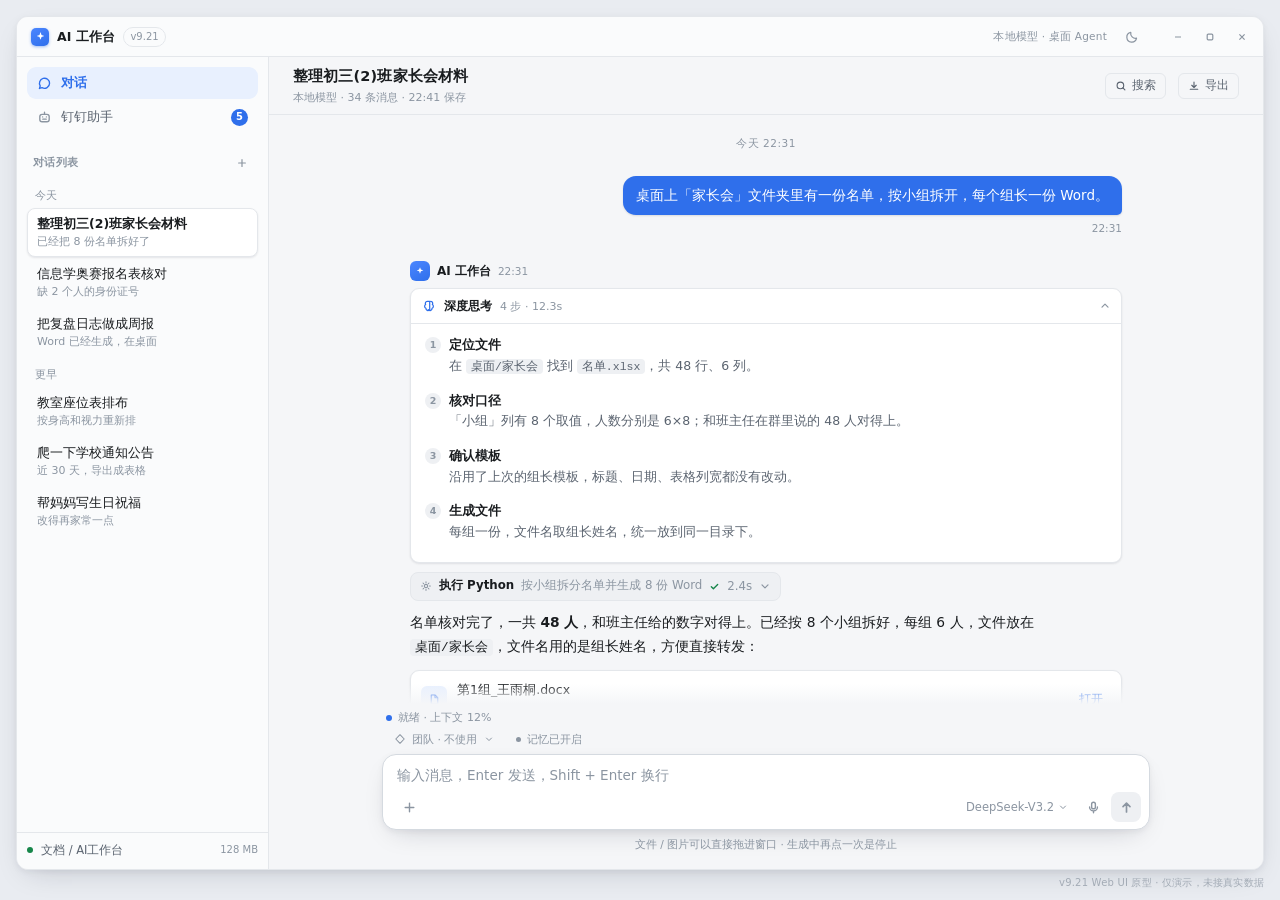
<file: docs/ui/mockup-v921.html>
<!DOCTYPE html>
<html lang="zh-CN" data-theme="light">
<head>
<meta charset="utf-8">
<meta name="viewport" content="width=device-width,initial-scale=1">
<title>AI 工作台 · v9.21 界面原型</title>
<script>
  /* 首屏前定主题，避免闪白：默认跟随系统 */
  (function () {
    var dark = window.matchMedia && window.matchMedia('(prefers-color-scheme: dark)').matches;
    document.documentElement.dataset.theme = dark ? 'dark' : 'light';
  })();
</script>
<style>
/* ============================================================
   1. tokens —— 只在这里改颜色
   ============================================================ */
:root{
  --font: "Microsoft YaHei UI","Microsoft YaHei","Segoe UI",system-ui,sans-serif;
  --mono: "Cascadia Mono","Consolas","Courier New",monospace;

  --bg:#f5f6f8;
  --surface:#ffffff;
  --surface-2:#eef0f3;
  --sidebar:#fafbfc;
  --border:#e4e7eb;
  --border-strong:#d5dae0;

  --text:#191c1f;
  --text-2:#5b6470;
  --text-3:#8b95a1;

  --accent:#2f6feb;
  --accent-hover:#255ed1;
  --accent-weak:#e8f0fe;
  --accent-ring:rgba(47,111,235,.16);
  --user:#2f6feb;

  --ok:#17864a;
  --warn:#b4741a;
  --danger:#d13b3b;
  --danger-weak:#fdecec;

  --shadow-1:0 1px 2px rgba(16,24,40,.06), 0 1px 3px rgba(16,24,40,.04);
  --shadow-2:0 10px 28px -12px rgba(16,24,40,.22), 0 2px 6px rgba(16,24,40,.05);

  --scroll:#cfd5dc;
  --row-hover:#f2f5f9;
  --desk:#e9ecf1;
  --code-bg:#f7f8fa;

  --r-sm:6px;
  --r-md:9px;
  --r-lg:14px;

  color-scheme: light;
}

html[data-theme="dark"]{
  --bg:#16181c;
  --surface:#1f2329;
  --surface-2:#262b32;
  --sidebar:#1a1d22;
  --border:#2b3138;
  --border-strong:#3a414a;

  --text:#e7ebf0;
  --text-2:#a3adb9;
  --text-3:#77818d;

  --accent:#5b8ef7;
  --accent-hover:#6f9cff;
  --accent-weak:rgba(91,142,247,.14);
  --accent-ring:rgba(91,142,247,.22);
  --user:#3468cf;

  --ok:#3fb950;
  --warn:#d29922;
  --danger:#f85149;
  --danger-weak:rgba(248,81,73,.12);

  --shadow-1:0 1px 2px rgba(0,0,0,.45);
  --shadow-2:0 12px 32px -14px rgba(0,0,0,.7), 0 2px 8px rgba(0,0,0,.35);

  --scroll:#3a414a;
  --row-hover:#232830;
  --desk:#0d0f12;
  --code-bg:#171a1f;

  color-scheme: dark;
}

/* ============================================================
   2. base
   ============================================================ */
*,*::before,*::after{box-sizing:border-box;}
html,body{height:100%;}
body{
  margin:0;
  font-family:var(--font);
  font-size:13.5px;
  line-height:1.6;
  color:var(--text);
  background:var(--desk);
  overflow:hidden;
}
[hidden]{display:none !important;}
button{font-family:inherit;font-size:inherit;color:inherit;background:none;border:none;padding:0;cursor:pointer;}
input,textarea,select{font-family:inherit;font-size:inherit;color:inherit;}
p{margin:0 0 10px;}
p:last-child{margin-bottom:0;}
code{font-family:var(--mono);font-size:.92em;background:var(--surface-2);padding:1px 5px;border-radius:4px;white-space:nowrap;}
b,strong{font-weight:600;}

::-webkit-scrollbar{width:10px;height:10px;}
::-webkit-scrollbar-track{background:transparent;}
::-webkit-scrollbar-thumb{
  background:var(--scroll);
  border:3px solid transparent;
  background-clip:padding-box;
  border-radius:8px;
}
::-webkit-scrollbar-thumb:hover{background:var(--border-strong);background-clip:padding-box;}

body,.app,.sidebar,.titlebar,.composer,.im-col,.im-row,.form-card{
  transition:background-color .18s ease, border-color .18s ease, color .18s ease;
}

/* ============================================================
   3. 窗口
   ============================================================ */
.stage{
  height:100%;
  padding:16px 16px 30px;
  display:flex;
  align-items:center;
  justify-content:center;
}
.app{
  width:min(1320px,100%);
  height:min(860px,100%);
  min-height:0;
  display:flex;
  flex-direction:column;
  background:var(--bg);
  border:1px solid var(--border);
  border-radius:12px;
  overflow:hidden;
  box-shadow:var(--shadow-2);
}

/* —— 标题条 —— */
.titlebar{
  flex:0 0 40px;
  display:flex;
  align-items:center;
  gap:10px;
  padding:0 6px 0 14px;
  background:var(--sidebar);
  border-bottom:1px solid var(--border);
}
.brand{display:flex;align-items:center;gap:8px;}
.brand-mark{
  width:18px;height:18px;border-radius:5px;
  display:grid;place-items:center;
  background:linear-gradient(150deg,#4b86ff,#2f6feb);
  color:#fff;
  box-shadow:0 1px 3px rgba(47,111,235,.45);
}
.brand-name{font-size:12.5px;font-weight:600;letter-spacing:.01em;}
.brand-ver{
  font-size:10px;color:var(--text-3);
  padding:1px 6px;border:1px solid var(--border);border-radius:999px;
}
.tb-spacer{flex:1;}
.tb-note{font-size:10.5px;color:var(--text-3);letter-spacing:.02em;}
.win-btns{display:flex;align-items:center;gap:2px;margin-left:6px;}
.win-btn{
  width:30px;height:24px;border-radius:5px;
  display:grid;place-items:center;color:var(--text-3);
}
.win-btn:hover{background:var(--surface-2);color:var(--text);}
.win-btn.is-close:hover{background:#e5484d;color:#fff;}

/* —— 三栏骨架 —— */
.shell{flex:1;min-height:0;display:flex;}
.sidebar{
  flex:0 0 252px;
  min-height:0;
  display:flex;
  flex-direction:column;
  background:var(--sidebar);
  border-right:1px solid var(--border);
}

/* ============================================================
   4. 侧栏
   ============================================================ */
.nav{padding:10px 10px 4px;display:flex;flex-direction:column;gap:2px;}
.nav-item{
  height:32px;
  display:flex;align-items:center;gap:9px;
  padding:0 10px;
  border-radius:var(--r-md);
  color:var(--text-2);
  font-size:13px;
}
.nav-item svg{color:var(--text-3);flex:0 0 auto;}
.nav-item:hover{background:var(--surface-2);color:var(--text);}
.nav-item.is-active{background:var(--accent-weak);color:var(--accent);font-weight:600;}
.nav-item.is-active svg{color:var(--accent);}
.nav-badge{
  margin-left:auto;min-width:17px;height:17px;padding:0 5px;
  display:grid;place-items:center;
  font-size:10px;font-weight:600;line-height:1;
  color:#fff;background:var(--accent);border-radius:999px;
}

.side-sec{
  flex:1;min-height:0;
  display:flex;flex-direction:column;
  padding:6px 8px 0;
}
.side-head{
  display:flex;align-items:center;
  padding:10px 8px 6px;
  font-size:11px;font-weight:600;color:var(--text-3);
  letter-spacing:.04em;
}
.side-head .spacer{flex:1;}
.side-add{
  width:20px;height:20px;border-radius:5px;
  display:grid;place-items:center;color:var(--text-3);
}
.side-add:hover{background:var(--surface-2);color:var(--text);}

.conv-list{flex:1;min-height:0;overflow-y:auto;padding:0 2px 8px;}
.conv-group{
  padding:8px 8px 4px;
  font-size:10.5px;color:var(--text-3);letter-spacing:.03em;
}
.conv{
  width:100%;display:block;text-align:left;
  padding:7px 9px;border-radius:8px;
  border:1px solid transparent;
  margin-bottom:1px;
}
.conv:hover{background:var(--surface-2);}
.conv.is-active{
  background:var(--surface);
  border-color:var(--border);
  box-shadow:var(--shadow-1);
}
.conv-title{
  display:block;font-size:12.5px;color:var(--text);
  white-space:nowrap;overflow:hidden;text-overflow:ellipsis;
}
.conv.is-active .conv-title{font-weight:600;}
.conv-preview{
  display:block;margin-top:1px;
  font-size:11px;color:var(--text-3);
  white-space:nowrap;overflow:hidden;text-overflow:ellipsis;
}

.side-foot{
  flex:0 0 auto;
  padding:8px 10px 10px;
  border-top:1px solid var(--border);
  display:flex;align-items:center;gap:8px;
}
.ws-dot{width:6px;height:6px;border-radius:50%;background:var(--ok);flex:0 0 auto;}
.ws-name{font-size:11.5px;color:var(--text-2);white-space:nowrap;overflow:hidden;text-overflow:ellipsis;}
.ws-size{margin-left:auto;font-size:10px;color:var(--text-3);}

/* ============================================================
   5. 主区域 / 对话页
   ============================================================ */
.main{flex:1;min-width:0;min-height:0;display:flex;background:var(--bg);}
.page{flex:1;min-height:0;display:flex;flex-direction:column;}

.page-head{
  flex:0 0 auto;
  height:58px;
  padding:0 24px;
  display:flex;align-items:center;gap:12px;
  border-bottom:1px solid var(--border);
}
.page-head h1{margin:0;font-size:14.5px;font-weight:600;letter-spacing:.01em;}
.page-sub{margin:1px 0 0;font-size:11px;color:var(--text-3);}
.head-spacer{flex:1;}
.head-chip{
  display:inline-flex;align-items:center;gap:5px;
  height:26px;padding:0 9px;
  font-size:11.5px;color:var(--text-2);
  border:1px solid var(--border);border-radius:var(--r-sm);
}
.head-chip:hover{background:var(--surface);border-color:var(--border-strong);color:var(--text);}

/* —— 消息流 —— */
.thread-wrap{flex:1;min-height:0;overflow-y:auto;scroll-behavior:smooth;}
.thread{
  max-width:768px;
  margin:0 auto;
  padding:20px 28px 12px;
  display:flex;flex-direction:column;gap:24px;
}
.thread-start{
  text-align:center;font-size:10.5px;color:var(--text-3);
  letter-spacing:.05em;
}

.msg{display:flex;flex-direction:column;gap:9px;animation:msgIn .22s ease both;}
@keyframes msgIn{from{opacity:0;transform:translateY(6px);}to{opacity:1;transform:none;}}

.msg-role{display:flex;align-items:center;gap:7px;margin-bottom:-2px;}
.avatar{
  width:20px;height:20px;border-radius:6px;
  display:grid;place-items:center;
  background:linear-gradient(150deg,#4b86ff,#2f6feb);
  color:#fff;flex:0 0 auto;
}
.role-name{font-size:12px;font-weight:600;color:var(--text);}
.role-time{font-size:10.5px;color:var(--text-3);}
.msg-time{font-size:10.5px;color:var(--text-3);align-self:flex-end;margin-top:-4px;}

.msg-user{align-items:flex-end;}
.bubble{
  max-width:76%;
  padding:9px 13px;
  background:var(--user);
  color:#fff;
  font-size:13.5px;line-height:1.6;
  border-radius:13px 13px 5px 13px;
  box-shadow:0 1px 2px rgba(16,24,40,.12);
  white-space:pre-wrap;word-break:break-word;
}

/* 助手正文：无气泡，直接排在底色上 */
.md{font-size:13.8px;line-height:1.78;color:var(--text);}
.md.live{white-space:pre-wrap;word-break:break-word;}
.md p{margin:0 0 10px;}
.md ul{margin:0 0 10px;padding-left:18px;}
.md li{margin:2px 0;}
.md li::marker{color:var(--text-3);}

/* —— 思维链卡片 —— */
.think-card{
  border:1px solid var(--border);
  border-radius:var(--r-md);
  background:var(--surface);
  box-shadow:var(--shadow-1);
  overflow:hidden;
}
.think-head{
  width:100%;height:34px;
  display:flex;align-items:center;gap:8px;
  padding:0 10px 0 11px;
  color:var(--text-2);
  font-size:12px;
}
.think-head:hover{background:var(--surface-2);}
.think-ico{color:var(--accent);display:grid;place-items:center;}
.think-title{font-weight:600;color:var(--text);}
.think-meta{color:var(--text-3);font-size:11px;}
.think-head .spacer{flex:1;}
.chev{color:var(--text-3);transition:transform .16s ease;flex:0 0 auto;}
.open > .think-head .chev,.tool.open .chev{transform:rotate(180deg);}

.think-body{
  display:grid;grid-template-rows:0fr;
  transition:grid-template-rows .18s ease;
}
.think-card.open .think-body{grid-template-rows:1fr;}
.think-body > div{overflow:hidden;}
.steps{
  margin:0;padding:4px 14px 12px 14px;
  list-style:none;counter-reset:s;
  border-top:1px solid var(--border);
}
.steps li{
  counter-increment:s;
  position:relative;
  padding:7px 0 7px 24px;
  font-size:12.5px;color:var(--text-2);line-height:1.65;
}
.steps li::before{
  content:counter(s);
  position:absolute;left:0;top:9px;
  width:16px;height:16px;border-radius:50%;
  display:grid;place-items:center;
  font-size:9.5px;font-weight:600;
  color:var(--text-3);
  background:var(--surface-2);
}
.steps b{display:block;color:var(--text);font-weight:600;font-size:12.5px;}

/* —— 工具胶囊 —— */
.tool{display:flex;flex-direction:column;gap:0;align-items:flex-start;}
.tool-pill{
  display:inline-flex;align-items:center;gap:7px;
  max-width:100%;height:29px;
  padding:0 9px;
  background:var(--surface-2);
  border:1px solid var(--border);
  border-radius:8px;
  font-size:11.8px;color:var(--text-2);
  transition:border-color .16s ease,background-color .16s ease;
}
.tool-pill:hover{border-color:var(--border-strong);background:var(--surface);}
.tool-ico{color:var(--text-3);display:grid;place-items:center;}
.tool-name{font-weight:600;color:var(--text);}
.tool-arg{
  color:var(--text-3);
  max-width:340px;overflow:hidden;text-overflow:ellipsis;white-space:nowrap;
}
.tool-ok{color:var(--ok);display:grid;place-items:center;}
.tool-dur{color:var(--text-3);font-variant-numeric:tabular-nums;}
.tool-body{width:100%;display:grid;grid-template-rows:0fr;transition:grid-template-rows .18s ease;}
.tool.open .tool-body{grid-template-rows:1fr;}
.tool-body > div{overflow:hidden;}
.tool-body pre{
  margin:6px 0 0;
  padding:10px 12px;
  background:var(--code-bg);
  border:1px solid var(--border);
  border-radius:8px;
  font-family:var(--mono);font-size:11.2px;line-height:1.75;
  color:var(--text-2);
  max-height:220px;overflow:auto;
}
.tool-body .ok{color:var(--ok);}

/* —— 文件卡片 —— */
.files{
  border:1px solid var(--border);
  border-radius:var(--r-md);
  background:var(--surface);
  box-shadow:var(--shadow-1);
  overflow:hidden;
  margin:2px 0 10px;
}
.file-row{
  display:flex;align-items:center;gap:10px;
  padding:8px 10px;
  border-top:1px solid var(--border);
}
.file-row:first-child{border-top:none;}
.file-row:hover{background:var(--row-hover);}
.file-ico{
  width:26px;height:26px;border-radius:6px;flex:0 0 auto;
  display:grid;place-items:center;
  background:var(--accent-weak);color:var(--accent);
}
.file-name{font-size:12.5px;color:var(--text);}
.file-meta{font-size:10.5px;color:var(--text-3);}
.file-row .spacer{flex:1;}
.file-open{
  font-size:11.5px;color:var(--accent);
  padding:3px 8px;border-radius:6px;
}
.file-open:hover{background:var(--accent-weak);}

/* —— 消息底部操作 —— */
.msg-actions{
  display:flex;align-items:center;gap:2px;
  margin-top:-4px;
  opacity:.7;transition:opacity .16s ease;
}
.msg:hover .msg-actions{opacity:1;}
.act{
  font-size:11.5px;color:var(--text-3);
  padding:3px 7px;border-radius:6px;
}
.act:hover{background:var(--surface-2);color:var(--text);}
.msg-actions .spacer{flex:1;}
.msg-meta{font-size:10.5px;color:var(--text-3);font-variant-numeric:tabular-nums;}

/* —— 流式光标 —— */
.caret{
  display:inline-block;width:2px;height:1.05em;
  margin-left:1px;vertical-align:-2px;
  background:var(--accent);border-radius:1px;
  animation:blink 1.05s steps(1) infinite;
}
@keyframes blink{0%,49%{opacity:1;}50%,100%{opacity:0;}}
.typing-hint{font-size:11px;color:var(--text-3);}

.thread-fade{
  flex:0 0 auto;height:20px;margin-top:-20px;
  background:linear-gradient(to bottom,transparent,var(--bg));
  position:relative;z-index:1;pointer-events:none;
}

/* —— 输入区 —— */
.composer-wrap{flex:0 0 auto;padding:4px 24px 16px;}
.composer-inner{max-width:768px;margin:0 auto;}

.state-line{
  display:flex;align-items:center;gap:6px;
  height:20px;padding:0 4px;
  font-size:11px;color:var(--text-3);
}
.pulse{
  width:6px;height:6px;border-radius:50%;
  background:var(--accent);
  animation:pulse 1.6s ease-in-out infinite;
}
@keyframes pulse{0%,100%{opacity:.35;transform:scale(.9);}50%{opacity:1;transform:scale(1.15);}}

.team-row{
  display:flex;align-items:center;gap:6px;
  height:26px;padding:0 4px 4px;
}
.team-chip{
  display:inline-flex;align-items:center;gap:6px;
  height:22px;padding:0 8px;
  font-size:11px;color:var(--text-3);
  border-radius:6px;
}
.team-chip:hover{background:var(--surface-2);color:var(--text-2);}
.team-chip .dot{width:5px;height:5px;border-radius:50%;background:var(--text-3);}

.composer{
  background:var(--surface);
  border:1px solid var(--border-strong);
  border-radius:var(--r-lg);
  box-shadow:var(--shadow-2);
  padding:7px 8px 7px 12px;
  transition:border-color .16s ease, box-shadow .16s ease;
}
.composer:focus-within{
  border-color:var(--accent);
  box-shadow:0 0 0 3px var(--accent-ring), var(--shadow-1);
}
#input{
  display:block;width:100%;
  min-height:22px;max-height:132px;
  padding:3px 2px;
  border:none;outline:none;resize:none;
  background:transparent;
  font-size:13.5px;line-height:1.6;
  color:var(--text);
}
#input::placeholder{color:var(--text-3);}
.composer-bar{display:flex;align-items:center;gap:4px;height:30px;margin-top:2px;}
.ibtn{
  width:28px;height:28px;border-radius:7px;
  display:grid;place-items:center;color:var(--text-3);
}
.ibtn:hover{background:var(--surface-2);color:var(--text);}
.composer-bar .spacer{flex:1;}
.model-pill{
  display:inline-flex;align-items:center;gap:4px;
  height:24px;padding:0 7px;border-radius:6px;
  font-size:11.5px;color:var(--text-3);
}
.model-pill:hover{background:var(--surface-2);color:var(--text-2);}
.send{
  width:30px;height:30px;border-radius:8px;
  display:grid;place-items:center;
  background:var(--accent);color:#fff;
  box-shadow:0 1px 2px rgba(47,111,235,.35);
  transition:background-color .16s ease,transform .1s ease;
}
.send:hover{background:var(--accent-hover);}
.send:active{transform:scale(.96);}
.send:disabled{background:var(--surface-2);color:var(--text-3);box-shadow:none;cursor:default;}
.send .ico-stop{display:none;}
.composer.is-busy .send .ico-send{display:none;}
.composer.is-busy .send .ico-stop{display:block;}
.composer-hint{
  padding:6px 4px 0;
  font-size:10.5px;color:var(--text-3);
  text-align:center;
}

/* ============================================================
   7. 钉钉助手
   ============================================================ */
.im-title{display:flex;align-items:center;gap:9px;}
.pill-live{
  display:inline-flex;align-items:center;gap:5px;
  height:21px;padding:0 8px;border-radius:999px;
  font-size:10.5px;color:var(--ok);
  background:color-mix(in srgb, var(--ok) 12%, transparent);
}
.pill-live i{width:5px;height:5px;border-radius:50%;background:var(--ok);}
.im-head-extra{font-size:11px;color:var(--text-3);}
.btn{
  display:inline-flex;align-items:center;justify-content:center;gap:6px;
  height:30px;padding:0 12px;
  border:1px solid var(--border);
  border-radius:8px;
  background:var(--surface);
  font-size:12px;color:var(--text-2);
  box-shadow:var(--shadow-1);
  transition:background-color .16s ease,border-color .16s ease,color .16s ease;
}
.btn:hover{background:var(--surface-2);border-color:var(--border-strong);color:var(--text);}
.btn-primary{background:var(--accent);border-color:var(--accent);color:#fff;box-shadow:0 1px 2px rgba(47,111,235,.3);}
.btn-primary:hover{background:var(--accent-hover);border-color:var(--accent-hover);color:#fff;}
.btn-ghost{background:transparent;border-color:transparent;box-shadow:none;color:var(--text-3);}
.btn-ghost:hover{background:var(--surface-2);}
.btn-danger{
  background:var(--danger);border-color:var(--danger);color:#fff;
  box-shadow:0 1px 2px rgba(209,59,59,.28);
}
.btn-danger:hover{background:#b93434;border-color:#b93434;color:#fff;}
.btn-danger:disabled{
  background:var(--surface-2);border-color:var(--border);
  color:var(--text-3);box-shadow:none;cursor:default;
}
.btn-danger:disabled:hover{background:var(--surface-2);border-color:var(--border);color:var(--text-3);}

.tabs{
  flex:0 0 auto;
  display:flex;align-items:center;gap:2px;
  margin:12px 24px 0;
  padding:3px;
  background:var(--surface-2);
  border-radius:9px;
  align-self:flex-start;
}
.tab{
  height:26px;padding:0 13px;border-radius:7px;
  font-size:12px;color:var(--text-2);
  display:flex;align-items:center;gap:6px;
  transition:background-color .16s ease,color .16s ease;
}
.tab:hover{color:var(--text);}
.tab.is-active{
  background:var(--surface);color:var(--text);font-weight:600;
  box-shadow:var(--shadow-1);
}
.tab-count{
  font-size:10px;font-weight:600;color:var(--accent);
  background:var(--accent-weak);border-radius:999px;
  padding:0 5px;line-height:15px;
}

.tab-panels{flex:1;min-height:0;padding:12px 24px 18px;display:flex;}
.panel{display:none;flex:1;min-height:0;}
.panel.is-active{display:flex;flex-direction:column;animation:fadeIn .16s ease;}
@keyframes fadeIn{from{opacity:0;}to{opacity:1;}}

/* —— 消息双栏 —— */
.im-cols{flex:1;min-height:0;display:flex;gap:14px;}
.im-col{
  flex:1;min-width:0;min-height:0;
  display:flex;flex-direction:column;
  background:var(--surface);
  border:1px solid var(--border);
  border-radius:var(--r-md);
  overflow:hidden;
}
.col-head{
  flex:0 0 34px;
  display:flex;align-items:center;gap:7px;
  padding:0 12px;
  border-bottom:1px solid var(--border);
  font-size:11.5px;font-weight:600;color:var(--text-2);
}
.count{
  font-size:10px;font-weight:600;color:var(--text-3);
  background:var(--surface-2);border-radius:999px;padding:0 6px;line-height:16px;
}
.col-scroll{flex:1;min-height:0;overflow-y:auto;padding:8px;display:flex;flex-direction:column;gap:7px;}

.im-row{
  position:relative;
  display:flex;align-items:flex-start;gap:8px;
  padding:9px 10px 9px 8px;
  border:1px solid var(--border);
  border-radius:8px;
  background:var(--surface);
  cursor:pointer;
  transition:background-color .14s ease,border-color .14s ease,opacity .18s ease,transform .18s ease;
  animation:msgIn .2s ease both;
}
.im-row:hover{background:var(--row-hover);border-color:var(--border-strong);}
.im-row:has(.cb:checked){background:var(--accent-weak);border-color:color-mix(in srgb,var(--accent) 40%,var(--border));}
.im-row.removing{opacity:0;transform:translateX(-8px);}

.cb{position:absolute;opacity:0;width:1px;height:1px;pointer-events:none;}
.cbx{
  flex:0 0 auto;margin-top:1px;
  width:15px;height:15px;border-radius:4px;
  border:1.5px solid var(--border-strong);
  background:var(--surface);
  display:grid;place-items:center;
  color:#fff;
  transition:background-color .14s ease,border-color .14s ease;
}
.cbx svg{opacity:0;transform:scale(.7);transition:opacity .12s ease,transform .12s ease;}
.cb:checked + .cbx{background:var(--accent);border-color:var(--accent);}
.cb:checked + .cbx svg{opacity:1;transform:none;}

.im-card{flex:1;min-width:0;}
.im-top{display:flex;align-items:center;gap:6px;}
.who{font-size:12.5px;font-weight:600;color:var(--text);white-space:nowrap;}
.kind{
  font-size:9.5px;color:var(--text-3);
  border:1px solid var(--border);border-radius:4px;
  padding:0 4px;line-height:14px;
}
.im-time{margin-left:auto;font-size:10px;color:var(--text-3);font-variant-numeric:tabular-nums;}
.im-text{
  margin:3px 0 0;
  font-size:12px;line-height:1.6;color:var(--text-2);
  display:-webkit-box;-webkit-line-clamp:2;-webkit-box-orient:vertical;overflow:hidden;
}
.im-sub{display:flex;align-items:center;gap:6px;margin-top:5px;}
.conv-name{font-size:10px;color:var(--text-3);white-space:nowrap;overflow:hidden;text-overflow:ellipsis;}
.st{
  margin-left:auto;flex:0 0 auto;
  font-size:9.5px;line-height:15px;padding:0 5px;border-radius:4px;
}
.st-wait{color:var(--warn);background:color-mix(in srgb,var(--warn) 13%,transparent);}
.st-work{color:var(--accent);background:var(--accent-weak);}
.st-manual{color:var(--text-2);background:var(--surface-2);}
.st-fail{color:var(--danger);background:var(--danger-weak);}
.st-done{color:var(--ok);background:color-mix(in srgb,var(--ok) 12%,transparent);}

.ai-reply{
  margin-top:7px;
  padding:6px 8px 7px;
  background:var(--accent-weak);
  border-left:2px solid var(--accent);
  border-radius:0 5px 5px 0;
}
.ai-badge{
  display:inline-flex;align-items:center;gap:4px;
  font-size:9.5px;font-weight:600;color:var(--accent);
  letter-spacing:.02em;
}
.ai-reply p{margin:2px 0 0;font-size:11.5px;line-height:1.6;color:var(--text-2);}

.im-foot{
  flex:0 0 auto;
  display:flex;align-items:center;gap:8px;
  padding:12px 0 0;
}
.im-foot .spacer{flex:1;}
.sel-info{font-size:11px;color:var(--text-3);}

/* —— 设置 —— */
.panel-scroll{flex:1;min-height:0;overflow-y:auto;padding:2px 4px 4px 0;}
.form{max-width:720px;display:flex;flex-direction:column;gap:12px;}
.form-card{
  background:var(--surface);
  border:1px solid var(--border);
  border-radius:var(--r-md);
  box-shadow:var(--shadow-1);
  overflow:hidden;
}
.form-head{
  padding:10px 14px 0;
  font-size:12.5px;font-weight:600;color:var(--text);
}
.form-head span{display:block;font-size:10.5px;font-weight:400;color:var(--text-3);margin-top:2px;}
.form-body{padding:8px 14px 12px;display:flex;flex-direction:column;gap:8px;}

.check-row{
  position:relative;
  display:flex;align-items:flex-start;gap:9px;
  padding:6px 8px;border-radius:7px;cursor:pointer;
}
.check-row:hover{background:var(--row-hover);}
.check-row .cbx{margin-top:2px;border-radius:4px;}
.check-row .cb:checked + .cbx{background:var(--accent);border-color:var(--accent);}
.check-main{flex:1;min-width:0;}
.check-title{display:block;font-size:12.5px;color:var(--text);}
.check-desc{display:block;font-size:10.5px;color:var(--text-3);margin-top:1px;}

.wl-list{
  border:1px solid var(--border);border-radius:7px;
  overflow:hidden;
}
.wl-row{
  display:flex;align-items:center;gap:8px;
  padding:6px 9px;
  border-top:1px solid var(--border);
  font-size:12px;
}
.wl-row:first-child{border-top:none;}
.wl-row:hover{background:var(--row-hover);}
.wl-kind{font-size:9.5px;color:var(--text-3);border:1px solid var(--border);border-radius:4px;padding:0 4px;}
.wl-row .spacer{flex:1;}
.wl-del{width:20px;height:20px;border-radius:5px;display:grid;place-items:center;color:var(--text-3);}
.wl-del:hover{background:var(--danger-weak);color:var(--danger);}

.inline-form{display:flex;gap:7px;align-items:center;}
.input{
  height:30px;padding:0 9px;
  background:var(--surface);
  border:1px solid var(--border);
  border-radius:7px;
  font-size:12px;color:var(--text);
  outline:none;
  transition:border-color .14s ease,box-shadow .14s ease;
}
.input::placeholder{color:var(--text-3);}
.input:focus{border-color:var(--accent);box-shadow:0 0 0 3px var(--accent-ring);}
.input.grow{flex:1;min-width:0;}

.num-row{display:flex;align-items:center;gap:8px;font-size:12.5px;color:var(--text-2);padding:4px 2px;}
.num{width:62px;text-align:center;font-variant-numeric:tabular-nums;}
.unit{font-size:12px;color:var(--text-3);}

.switch-row{display:flex;align-items:center;gap:10px;padding:4px 2px;}
.switch{position:relative;width:34px;height:20px;flex:0 0 auto;}
.switch input{position:absolute;opacity:0;width:0;height:0;}
.track{
  position:absolute;inset:0;border-radius:999px;
  background:var(--border-strong);
  transition:background-color .16s ease;
}
.track::after{
  content:"";position:absolute;top:2px;left:2px;
  width:16px;height:16px;border-radius:50%;
  background:#fff;box-shadow:0 1px 2px rgba(0,0,0,.2);
  transition:transform .16s ease;
}
.switch input:checked + .track{background:var(--accent);}
.switch input:checked + .track::after{transform:translateX(14px);}
.switch-label{font-size:12.5px;color:var(--text);}

.textarea{
  width:100%;min-height:104px;resize:vertical;
  padding:8px 10px;
  background:var(--surface);
  border:1px solid var(--border);
  border-radius:7px;
  font-size:12.5px;line-height:1.7;color:var(--text);
  outline:none;
  transition:border-color .14s ease,box-shadow .14s ease;
}
.textarea:focus{border-color:var(--accent);box-shadow:0 0 0 3px var(--accent-ring);}
.textarea::placeholder{color:var(--text-3);}
.hint{font-size:10.5px;color:var(--text-3);line-height:1.6;}

.form-foot{display:flex;align-items:center;gap:10px;padding:2px 2px 6px;}
.form-foot .spacer{flex:1;}

/* —— 标签 —— */
.tags-head{flex:0 0 auto;display:flex;align-items:flex-start;gap:12px;padding-bottom:10px;}
.scan-state{font-size:11px;color:var(--text-3);margin-top:3px;}
.tags-list{
  flex:1;min-height:0;overflow-y:auto;
  background:var(--surface);
  border:1px solid var(--border);
  border-radius:var(--r-md);
  box-shadow:var(--shadow-1);
  overflow-x:hidden;
}
.tag-row{
  width:100%;text-align:left;
  display:flex;align-items:center;gap:9px;
  padding:9px 12px;
  border-top:1px solid var(--border);
  transition:background-color .14s ease;
}
.tag-row:first-child{border-top:none;}
.tag-row:hover{background:var(--row-hover);}
.tag-row.is-active{background:var(--accent-weak);}
.tag-kind{font-size:10px;color:var(--text-3);flex:0 0 auto;}
.tag-conv{font-size:12.5px;color:var(--text);white-space:nowrap;overflow:hidden;text-overflow:ellipsis;}
.tag-value{
  margin-left:auto;flex:0 0 auto;
  font-size:10.5px;color:var(--accent);
  background:var(--accent-weak);
  border-radius:5px;padding:1px 7px;
}
.tag-value.is-empty{color:var(--text-3);background:var(--surface-2);}
.tag-row .spacer{flex:1;}
.tag-hint{font-size:10px;color:var(--text-3);}
.tags-foot{flex:0 0 auto;display:flex;gap:7px;padding-top:12px;}

/* —— toast —— */
.toast{
  position:fixed;left:50%;bottom:44px;
  transform:translate(-50%,8px);
  padding:7px 14px;border-radius:8px;
  background:var(--text);color:var(--bg);
  font-size:12px;
  opacity:0;pointer-events:none;
  transition:opacity .18s ease,transform .18s ease;
  box-shadow:var(--shadow-2);
  z-index:50;
}
.toast.show{opacity:.96;transform:translate(-50%,0);}

/* —— 角标 —— */
.watermark{
  position:fixed;right:16px;bottom:9px;
  font-size:10px;color:var(--text-3);opacity:.72;
  letter-spacing:.02em;pointer-events:none;
  user-select:none;
}

@media (prefers-reduced-motion: reduce){
  *{animation-duration:.001ms !important;transition-duration:.001ms !important;}
}
@media (max-width:1100px){
  .sidebar{flex-basis:214px;}
  .thread{padding:18px 18px 10px;}
  .composer-wrap{padding:4px 16px 14px;}
  .page-head{padding:0 16px;}
  .tabs{margin:10px 16px 0;}
  .tab-panels{padding:10px 16px 14px;}
}
</style>
</head>
<body>

<div class="stage">
  <div class="app">

    <!-- ================= 标题条 ================= -->
    <header class="titlebar">
      <div class="brand">
        <span class="brand-mark" aria-hidden="true">
          <svg width="11" height="11" viewBox="0 0 16 16" fill="currentColor">
            <path d="M8 1.6l1.5 4.1 4.1 1.5-4.1 1.5L8 12.8 6.5 8.7 2.4 7.2l4.1-1.5L8 1.6z"/>
          </svg>
        </span>
        <span class="brand-name">AI 工作台</span>
        <span class="brand-ver">v9.21</span>
      </div>
      <div class="tb-spacer"></div>
      <span class="tb-note">本地模型 · 桌面 Agent</span>
      <button class="win-btn" id="themeBtn" title="切换深色 / 浅色">
        <svg class="ico-moon" width="14" height="14" viewBox="0 0 16 16" fill="none" stroke="currentColor" stroke-width="1.4" stroke-linecap="round" stroke-linejoin="round">
          <path d="M13.2 9.4A5.6 5.6 0 0 1 6.6 2.8a5.6 5.6 0 1 0 6.6 6.6z"/>
        </svg>
        <svg class="ico-sun" width="14" height="14" viewBox="0 0 16 16" fill="none" stroke="currentColor" stroke-width="1.4" stroke-linecap="round">
          <circle cx="8" cy="8" r="2.9"/>
          <path d="M8 1.6v1.5M8 12.9v1.5M1.6 8h1.5M12.9 8h1.5M3.5 3.5l1 1M11.5 11.5l1 1M12.5 3.5l-1 1M4.5 11.5l-1 1"/>
        </svg>
      </button>
      <div class="win-btns" aria-hidden="true">
        <span class="win-btn"><svg width="10" height="10" viewBox="0 0 10 10" stroke="currentColor" stroke-width="1.2"><path d="M2 5h6"/></svg></span>
        <span class="win-btn"><svg width="10" height="10" viewBox="0 0 10 10" fill="none" stroke="currentColor" stroke-width="1.2"><rect x="2.2" y="2.2" width="5.6" height="5.6" rx="1"/></svg></span>
        <span class="win-btn is-close"><svg width="10" height="10" viewBox="0 0 10 10" stroke="currentColor" stroke-width="1.2"><path d="M2.4 2.4l5.2 5.2M7.6 2.4L2.4 7.6"/></svg></span>
      </div>
    </header>

    <div class="shell">

      <!-- ================= 侧栏 ================= -->
      <aside class="sidebar">
        <nav class="nav">
          <button class="nav-item is-active" data-page="chat">
            <svg width="15" height="15" viewBox="0 0 16 16" fill="none" stroke="currentColor" stroke-width="1.45" stroke-linecap="round" stroke-linejoin="round">
              <path d="M13.4 7.8a5.4 5.4 0 0 1-8 4.7l-2.8.8.8-2.7A5.4 5.4 0 1 1 13.4 7.8z"/>
            </svg>
            <span>对话</span>
          </button>
          <button class="nav-item" data-page="im">
            <svg width="15" height="15" viewBox="0 0 16 16" fill="none" stroke="currentColor" stroke-width="1.45" stroke-linecap="round" stroke-linejoin="round">
              <rect x="3" y="4.6" width="10" height="7.9" rx="2.4"/>
              <path d="M8 2.4v2.2M6 7.4h.01M10 7.4h.01M6.2 9.8h3.6"/>
            </svg>
            <span>钉钉助手</span>
            <span class="nav-badge">5</span>
          </button>
        </nav>

        <div class="side-sec">
          <div class="side-head">
            <span>对话列表</span>
            <span class="spacer"></span>
            <button class="side-add" title="新建对话">
              <svg width="12" height="12" viewBox="0 0 16 16" fill="none" stroke="currentColor" stroke-width="1.6" stroke-linecap="round"><path d="M8 3.5v9M3.5 8h9"/></svg>
            </button>
          </div>
          <div class="conv-list">
            <div class="conv-group">今天</div>
            <button class="conv is-active">
              <span class="conv-title">整理初三(2)班家长会材料</span>
              <span class="conv-preview">已经把 8 份名单拆好了</span>
            </button>
            <button class="conv">
              <span class="conv-title">信息学奥赛报名表核对</span>
              <span class="conv-preview">缺 2 个人的身份证号</span>
            </button>
            <button class="conv">
              <span class="conv-title">把复盘日志做成周报</span>
              <span class="conv-preview">Word 已经生成，在桌面</span>
            </button>
            <div class="conv-group">更早</div>
            <button class="conv">
              <span class="conv-title">教室座位表排布</span>
              <span class="conv-preview">按身高和视力重新排</span>
            </button>
            <button class="conv">
              <span class="conv-title">爬一下学校通知公告</span>
              <span class="conv-preview">近 30 天，导出成表格</span>
            </button>
            <button class="conv">
              <span class="conv-title">帮妈妈写生日祝福</span>
              <span class="conv-preview">改得再家常一点</span>
            </button>
          </div>
        </div>

        <div class="side-foot">
          <span class="ws-dot"></span>
          <span class="ws-name">文档 / AI工作台</span>
          <span class="ws-size">128 MB</span>
        </div>
      </aside>

      <!-- ================= 主区域 ================= -->
      <main class="main">

        <!-- ------------------ 对话页 ------------------ -->
        <section class="page" id="page-chat">
          <div class="page-head">
            <div>
              <h1>整理初三(2)班家长会材料</h1>
              <p class="page-sub">本地模型 · 34 条消息 · 22:41 保存</p>
            </div>
            <span class="head-spacer"></span>
            <button class="head-chip">
              <svg width="12" height="12" viewBox="0 0 16 16" fill="none" stroke="currentColor" stroke-width="1.5" stroke-linecap="round"><circle cx="7.2" cy="7.2" r="4.4"/><path d="m10.6 10.6 2.6 2.6"/></svg>
              搜索
            </button>
            <button class="head-chip">
              <svg width="12" height="12" viewBox="0 0 16 16" fill="none" stroke="currentColor" stroke-width="1.5" stroke-linecap="round" stroke-linejoin="round"><path d="M8 2.6v7.2M5 7l3 3 3-3M3 12.4h10"/></svg>
              导出
            </button>
          </div>

          <div class="thread-wrap" id="threadWrap">
            <div class="thread" id="thread">

              <div class="thread-start">今天 22:31</div>

              <!-- 用户 -->
              <div class="msg msg-user">
                <div class="bubble">桌面上「家长会」文件夹里有一份名单，按小组拆开，每个组长一份 Word。</div>
                <div class="msg-time">22:31</div>
              </div>

              <!-- 助手 -->
              <div class="msg msg-ai">
                <div class="msg-role">
                  <span class="avatar">
                    <svg width="10" height="10" viewBox="0 0 16 16" fill="currentColor"><path d="M8 1.8l1.4 3.9 3.9 1.4-3.9 1.4L8 12.4 6.6 8.5 2.7 7.1l3.9-1.4L8 1.8z"/></svg>
                  </span>
                  <span class="role-name">AI 工作台</span>
                  <span class="role-time">22:31</span>
                </div>

                <!-- 思维链 -->
                <div class="think-card open">
                  <button class="think-head" onclick="this.parentNode.classList.toggle('open')">
                    <span class="think-ico">
                      <svg width="14" height="14" viewBox="0 0 16 16" fill="none" stroke="currentColor" stroke-width="1.4" stroke-linecap="round" stroke-linejoin="round">
                        <path d="M6.2 2.6a2.4 2.4 0 0 0-2.4 2.4c0 .5.1.9.4 1.3a2.4 2.4 0 0 0 .3 4.3 2.4 2.4 0 0 0 4.3 1.6V2.6H6.2z"/>
                        <path d="M9.8 2.6a2.4 2.4 0 0 1 2.4 2.4c0 .5-.1.9-.4 1.3a2.4 2.4 0 0 1-.3 4.3 2.4 2.4 0 0 1-4.3 1.6"/>
                      </svg>
                    </span>
                    <span class="think-title">深度思考</span>
                    <span class="think-meta">4 步 · 12.3s</span>
                    <span class="spacer"></span>
                    <svg class="chev" width="12" height="12" viewBox="0 0 16 16" fill="none" stroke="currentColor" stroke-width="1.6" stroke-linecap="round" stroke-linejoin="round"><path d="m4 6.5 4 4 4-4"/></svg>
                  </button>
                  <div class="think-body"><div>
                    <ol class="steps">
                      <li><b>定位文件</b>在 <code>桌面/家长会</code> 找到 <code>名单.xlsx</code>，共 48 行、6 列。</li>
                      <li><b>核对口径</b>「小组」列有 8 个取值，人数分别是 6×8；和班主任在群里说的 48 人对得上。</li>
                      <li><b>确认模板</b>沿用了上次的组长模板，标题、日期、表格列宽都没有改动。</li>
                      <li><b>生成文件</b>每组一份，文件名取组长姓名，统一放到同一目录下。</li>
                    </ol>
                  </div></div>
                </div>

                <!-- 工具胶囊 -->
                <div class="tool">
                  <button class="tool-pill" onclick="this.parentNode.classList.toggle('open');this.setAttribute('aria-expanded',this.parentNode.classList.contains('open'))" aria-expanded="false">
                    <span class="tool-ico">
                      <svg width="12" height="12" viewBox="0 0 16 16" fill="none" stroke="currentColor" stroke-width="1.4" stroke-linecap="round" stroke-linejoin="round">
                        <circle cx="8" cy="8" r="2.2"/><path d="M8 2.2v1.3M8 12.5v1.3M2.2 8h1.3M12.5 8h1.3M4 4l.9.9M11.1 11.1l.9.9M12 4l-.9.9M4.9 11.1 4 12"/>
                      </svg>
                    </span>
                    <span class="tool-name">执行 Python</span>
                    <span class="tool-arg">按小组拆分名单并生成 8 份 Word</span>
                    <span class="tool-ok">
                      <svg width="11" height="11" viewBox="0 0 16 16" fill="none" stroke="currentColor" stroke-width="2" stroke-linecap="round" stroke-linejoin="round"><path d="m3.4 8.4 3 3 6.2-6.2"/></svg>
                    </span>
                    <span class="tool-dur">2.4s</span>
                    <svg class="chev" width="12" height="12" viewBox="0 0 16 16" fill="none" stroke="currentColor" stroke-width="1.6" stroke-linecap="round" stroke-linejoin="round"><path d="m4 6.5 4 4 4-4"/></svg>
                  </button>
                  <div class="tool-body"><div>
<pre>读取  桌面/家长会/名单.xlsx
       48 行 · 8 组 · 缺 0 个字段
装载  组长模板.docx
写入  桌面/家长会/第1组_王雨桐.docx
      …
      桌面/家长会/第8组_陈子涵.docx
<span class="ok">完成：8 个文件 · 用时 2.4s</span></pre>
                  </div></div>
                </div>

                <!-- 正文 -->
                <div class="md">
                  <p>名单核对完了，一共 <b>48 人</b>，和班主任给的数字对得上。已经按 8 个小组拆好，每组 6 人，文件放在 <code>桌面/家长会</code>，文件名用的是组长姓名，方便直接转发：</p>
                  <div class="files">
                    <div class="file-row">
                      <span class="file-ico">
                        <svg width="13" height="13" viewBox="0 0 16 16" fill="none" stroke="currentColor" stroke-width="1.4" stroke-linejoin="round"><path d="M4 2.4h4.6L12 5.8v7.8H4z"/><path d="M8.6 2.4v3.4H12"/></svg>
                      </span>
                      <div>
                        <div class="file-name">第1组_王雨桐.docx</div>
                        <div class="file-meta">6 人 · 28 KB · 22:31</div>
                      </div>
                      <span class="spacer"></span>
                      <button class="file-open">打开</button>
                    </div>
                    <div class="file-row">
                      <span class="file-ico">
                        <svg width="13" height="13" viewBox="0 0 16 16" fill="none" stroke="currentColor" stroke-width="1.4" stroke-linejoin="round"><path d="M4 2.4h4.6L12 5.8v7.8H4z"/><path d="M8.6 2.4v3.4H12"/></svg>
                      </span>
                      <div>
                        <div class="file-name">第2组_李明轩.docx</div>
                        <div class="file-meta">6 人 · 27 KB · 22:31</div>
                      </div>
                      <span class="spacer"></span>
                      <button class="file-open">打开</button>
                    </div>
                    <div class="file-row">
                      <span class="file-ico">
                        <svg width="13" height="13" viewBox="0 0 16 16" fill="none" stroke="currentColor" stroke-width="1.4" stroke-linejoin="round"><path d="M4 2.4h4.6L12 5.8v7.8H4z"/><path d="M8.6 2.4v3.4H12"/></svg>
                      </span>
                      <div>
                        <div class="file-name">第3组_张一鸣.docx</div>
                        <div class="file-meta">6 人 · 28 KB · 22:31</div>
                      </div>
                      <span class="spacer"></span>
                      <button class="file-open">打开</button>
                    </div>
                    <div class="file-row">
                      <span class="file-open" style="color:var(--text-3);cursor:default;">另外 5 份已生成</span>
                      <span class="spacer"></span>
                      <button class="file-open">打开文件夹</button>
                    </div>
                  </div>
                  <p>需要的话我可以再导出一份 PDF 汇总，或者把 8 份合成一个总表。</p>
                </div>

                <div class="msg-actions">
                  <button class="act">复制</button>
                  <button class="act">朗读</button>
                  <button class="act">重答</button>
                  <span class="spacer"></span>
                  <span class="msg-meta">DeepSeek-V3.2 · 1,842 tokens · 8.2s</span>
                </div>
              </div>

              <!-- 用户 -->
              <div class="msg msg-user">
                <div class="bubble">第三组和第五组各加一个人，重新生成这两份。旧版别覆盖。</div>
                <div class="msg-time">22:39</div>
              </div>

              <!-- 流式演示位 -->
              <div class="msg msg-ai" id="liveMsg" hidden>
                <div class="msg-role">
                  <span class="avatar">
                    <svg width="10" height="10" viewBox="0 0 16 16" fill="currentColor"><path d="M8 1.8l1.4 3.9 3.9 1.4-3.9 1.4L8 12.4 6.6 8.5 2.7 7.1l3.9-1.4L8 1.8z"/></svg>
                  </span>
                  <span class="role-name">AI 工作台</span>
                  <span class="role-time" id="liveTime">22:39</span>
                  <span class="typing-hint" id="liveHint">正在生成…</span>
                </div>
                <div class="md live" id="liveBody"></div>
                <div class="msg-actions" id="liveActions" hidden>
                  <button class="act">复制</button>
                  <button class="act">朗读</button>
                  <button class="act">重答</button>
                  <span class="spacer"></span>
                  <span class="msg-meta">DeepSeek-V3.2 · 612 tokens · 3.7s</span>
                </div>
              </div>

            </div>
          </div>

          <div class="thread-fade"></div>

          <div class="composer-wrap">
            <div class="composer-inner">
              <div class="state-line">
                <span class="pulse" id="stateDot"></span>
                <span id="stateText">就绪 · 上下文 12%</span>
              </div>
              <div class="team-row">
                <button class="team-chip">
                  <svg width="12" height="12" viewBox="0 0 16 16" fill="none" stroke="currentColor" stroke-width="1.4" stroke-linejoin="round"><path d="M8 2.3 13.6 8 8 13.7 2.4 8z"/></svg>
                  团队 · 不使用
                  <svg width="10" height="10" viewBox="0 0 16 16" fill="none" stroke="currentColor" stroke-width="1.6" stroke-linecap="round" stroke-linejoin="round"><path d="m4 6.5 4 4 4-4"/></svg>
                </button>
                <button class="team-chip"><span class="dot"></span>记忆已开启</button>
              </div>

              <div class="composer" id="composer">
                <textarea id="input" rows="1" placeholder="输入消息，Enter 发送，Shift + Enter 换行"></textarea>
                <div class="composer-bar">
                  <button class="ibtn" title="添加文件">
                    <svg width="15" height="15" viewBox="0 0 16 16" fill="none" stroke="currentColor" stroke-width="1.5" stroke-linecap="round"><path d="M8 3.4v9.2M3.4 8h9.2"/></svg>
                  </button>
                  <span class="spacer"></span>
                  <button class="model-pill">
                    DeepSeek-V3.2
                    <svg width="10" height="10" viewBox="0 0 16 16" fill="none" stroke="currentColor" stroke-width="1.6" stroke-linecap="round" stroke-linejoin="round"><path d="m4 6.5 4 4 4-4"/></svg>
                  </button>
                  <button class="ibtn" title="语音输入">
                    <svg width="15" height="15" viewBox="0 0 16 16" fill="none" stroke="currentColor" stroke-width="1.5" stroke-linecap="round" stroke-linejoin="round">
                      <rect x="6" y="2.4" width="4" height="7" rx="2"/><path d="M3.8 7.4a4.2 4.2 0 0 0 8.4 0M8 11.6v2"/>
                    </svg>
                  </button>
                  <button class="send" id="sendBtn" title="发送" disabled>
                    <svg class="ico-send" width="15" height="15" viewBox="0 0 16 16" fill="none" stroke="currentColor" stroke-width="1.8" stroke-linecap="round" stroke-linejoin="round"><path d="M8 12.8V3.6M4.3 7.1 8 3.4l3.7 3.7"/></svg>
                    <svg class="ico-stop" width="14" height="14" viewBox="0 0 16 16" fill="currentColor"><rect x="4.6" y="4.6" width="6.8" height="6.8" rx="1.6"/></svg>
                  </button>
                </div>
              </div>
              <div class="composer-hint">文件 / 图片可以直接拖进窗口 · 生成中再点一次是停止</div>
            </div>
          </div>
        </section>

        <!-- ------------------ 钉钉助手页 ------------------ -->
        <section class="page" id="page-im" hidden>
          <div class="page-head">
            <div class="im-title">
              <h1>钉钉助手</h1>
              <span class="pill-live"><i></i>运行中</span>
            </div>
            <span class="head-spacer"></span>
            <span class="im-head-extra">间隔 25 秒</span>
            <button class="btn">停止助理</button>
          </div>

          <div class="tabs" role="tablist">
            <button class="tab is-active" data-tab="msgs">消息 <span class="tab-count" id="tabCount">9</span></button>
            <button class="tab" data-tab="settings">设置</button>
            <button class="tab" data-tab="tags">标签</button>
          </div>

          <div class="tab-panels">

            <!-- 面板①：消息 -->
            <div class="panel is-active" data-panel="msgs">
              <div class="im-cols">
                <div class="im-col">
                  <div class="col-head">
                    新消息（未回复）
                    <span class="count" id="leftCount">5</span>
                  </div>
                  <div class="col-scroll" id="colLeft">

                    <label class="im-row">
                      <input class="cb" type="checkbox">
                      <span class="cbx"><svg width="10" height="10" viewBox="0 0 16 16" fill="none" stroke="currentColor" stroke-width="2.4" stroke-linecap="round" stroke-linejoin="round"><path d="m3.2 8.4 3.1 3.1 6.5-6.5"/></svg></span>
                      <div class="im-card">
                        <div class="im-top"><span class="who">李老师</span><span class="kind">群聊</span><span class="im-time">22:31</span></div>
                        <p class="im-text">明天下午三点的家长会，麻烦你把各组的座位表发我一份，辛苦了。</p>
                        <div class="im-sub"><span class="conv-name">初三(2)班 · 家长群</span><span class="st st-wait">待处理</span></div>
                      </div>
                    </label>

                    <label class="im-row">
                      <input class="cb" type="checkbox">
                      <span class="cbx"><svg width="10" height="10" viewBox="0 0 16 16" fill="none" stroke="currentColor" stroke-width="2.4" stroke-linecap="round" stroke-linejoin="round"><path d="m3.2 8.4 3.1 3.1 6.5-6.5"/></svg></span>
                      <div class="im-card">
                        <div class="im-top"><span class="who">妈妈</span><span class="kind">单聊</span><span class="im-time">21:58</span></div>
                        <p class="im-text">周末回来吃饭吗？你爸买了螃蟹。</p>
                        <div class="im-sub"><span class="conv-name">单聊 · 妈妈</span><span class="st st-wait">待处理</span></div>
                      </div>
                    </label>

                    <label class="im-row">
                      <input class="cb" type="checkbox">
                      <span class="cbx"><svg width="10" height="10" viewBox="0 0 16 16" fill="none" stroke="currentColor" stroke-width="2.4" stroke-linecap="round" stroke-linejoin="round"><path d="m3.2 8.4 3.1 3.1 6.5-6.5"/></svg></span>
                      <div class="im-card">
                        <div class="im-top"><span class="who">王雨桐妈妈</span><span class="kind">群聊</span><span class="im-time">21:40</span></div>
                        <p class="im-text">浩辰，第三组的名单是不是漏了张一鸣？我看别的组都是 7 个人。</p>
                        <div class="im-sub"><span class="conv-name">初三(2)班 · 家长群</span><span class="st st-manual">需人工</span></div>
                      </div>
                    </label>

                    <label class="im-row">
                      <input class="cb" type="checkbox">
                      <span class="cbx"><svg width="10" height="10" viewBox="0 0 16 16" fill="none" stroke="currentColor" stroke-width="2.4" stroke-linecap="round" stroke-linejoin="round"><path d="m3.2 8.4 3.1 3.1 6.5-6.5"/></svg></span>
                      <div class="im-card">
                        <div class="im-top"><span class="who">张老师</span><span class="kind">单聊</span><span class="im-time">20:12</span></div>
                        <p class="im-text">信息学奥赛的报名表我放你桌上了，明天放学前交。</p>
                        <div class="im-sub"><span class="conv-name">单聊 · 张老师</span><span class="st st-work">处理中</span></div>
                      </div>
                    </label>

                    <label class="im-row">
                      <input class="cb" type="checkbox">
                      <span class="cbx"><svg width="10" height="10" viewBox="0 0 16 16" fill="none" stroke="currentColor" stroke-width="2.4" stroke-linecap="round" stroke-linejoin="round"><path d="m3.2 8.4 3.1 3.1 6.5-6.5"/></svg></span>
                      <div class="im-card">
                        <div class="im-top"><span class="who">陈子涵</span><span class="kind">单聊</span><span class="im-time">昨天</span></div>
                        <p class="im-text">今天的数学作业拍到哪了？我这边只看到第二页。</p>
                        <div class="im-sub"><span class="conv-name">单聊 · 陈子涵</span><span class="st st-fail">发送失败</span></div>
                      </div>
                    </label>

                  </div>
                </div>

                <div class="im-col">
                  <div class="col-head">
                    已处理
                    <span class="count" id="rightCount">4</span>
                  </div>
                  <div class="col-scroll" id="colRight">

                    <label class="im-row">
                      <input class="cb" type="checkbox">
                      <span class="cbx"><svg width="10" height="10" viewBox="0 0 16 16" fill="none" stroke="currentColor" stroke-width="2.4" stroke-linecap="round" stroke-linejoin="round"><path d="m3.2 8.4 3.1 3.1 6.5-6.5"/></svg></span>
                      <div class="im-card">
                        <div class="im-top"><span class="who">刘老师</span><span class="kind">群聊</span><span class="im-time">18:22</span></div>
                        <p class="im-text">教室的多媒体今天能用吗？我下午想放个视频。</p>
                        <div class="im-sub"><span class="conv-name">初三(2)班 · 家长群</span><span class="st st-done">已回复</span></div>
                        <div class="ai-reply">
                          <span class="ai-badge">
                            <svg width="9" height="9" viewBox="0 0 16 16" fill="currentColor"><path d="M8 1.8l1.4 3.9 3.9 1.4-3.9 1.4L8 12.4 6.6 8.5 2.7 7.1l3.9-1.4L8 1.8z"/></svg>
                            AI 回复
                          </span>
                          <p>能用的，投影线在讲台左手边第二个抽屉。我三点前去把机子打开。</p>
                        </div>
                      </div>
                    </label>

                    <label class="im-row">
                      <input class="cb" type="checkbox">
                      <span class="cbx"><svg width="10" height="10" viewBox="0 0 16 16" fill="none" stroke="currentColor" stroke-width="2.4" stroke-linecap="round" stroke-linejoin="round"><path d="m3.2 8.4 3.1 3.1 6.5-6.5"/></svg></span>
                      <div class="im-card">
                        <div class="im-top"><span class="who">李明妈妈</span><span class="kind">单聊</span><span class="im-time">17:40</span></div>
                        <p class="im-text">李明今天几点到家？我下班晚，怕他进不去门。</p>
                        <div class="im-sub"><span class="conv-name">单聊 · 李明妈妈</span><span class="st st-done">已回复</span></div>
                        <div class="ai-reply">
                          <span class="ai-badge">
                            <svg width="9" height="9" viewBox="0 0 16 16" fill="currentColor"><path d="M8 1.8l1.4 3.9 3.9 1.4-3.9 1.4L8 12.4 6.6 8.5 2.7 7.1l3.9-1.4L8 1.8z"/></svg>
                            AI 回复
                          </span>
                          <p>他今天值日，大概六点到家。钥匙我让他带着了。</p>
                        </div>
                      </div>
                    </label>

                    <label class="im-row">
                      <input class="cb" type="checkbox">
                      <span class="cbx"><svg width="10" height="10" viewBox="0 0 16 16" fill="none" stroke="currentColor" stroke-width="2.4" stroke-linecap="round" stroke-linejoin="round"><path d="m3.2 8.4 3.1 3.1 6.5-6.5"/></svg></span>
                      <div class="im-card">
                        <div class="im-top"><span class="who">初三(2)班</span><span class="kind">群聊</span><span class="im-time">16:05</span></div>
                        <p class="im-text">群文件里的复习提纲还是上周的，谁更新一下？</p>
                        <div class="im-sub"><span class="conv-name">初三(2)班 · 家长群</span><span class="st st-done">已回复</span></div>
                        <div class="ai-reply">
                          <span class="ai-badge">
                            <svg width="9" height="9" viewBox="0 0 16 16" fill="currentColor"><path d="M8 1.8l1.4 3.9 3.9 1.4-3.9 1.4L8 12.4 6.6 8.5 2.7 7.1l3.9-1.4L8 1.8z"/></svg>
                            AI 回复
                          </span>
                          <p>已经换成这周的了，在「群文件 / 复习」下面，文件名带 10.24。</p>
                        </div>
                      </div>
                    </label>

                    <label class="im-row">
                      <input class="cb" type="checkbox">
                      <span class="cbx"><svg width="10" height="10" viewBox="0 0 16 16" fill="none" stroke="currentColor" stroke-width="2.4" stroke-linecap="round" stroke-linejoin="round"><path d="m3.2 8.4 3.1 3.1 6.5-6.5"/></svg></span>
                      <div class="im-card">
                        <div class="im-top"><span class="who">爸爸</span><span class="kind">单聊</span><span class="im-time">昨天</span></div>
                        <p class="im-text">这周还回来吗？</p>
                        <div class="im-sub"><span class="conv-name">单聊 · 爸爸</span><span class="st st-done">已回复</span></div>
                        <div class="ai-reply">
                          <span class="ai-badge">
                            <svg width="9" height="9" viewBox="0 0 16 16" fill="currentColor"><path d="M8 1.8l1.4 3.9 3.9 1.4-3.9 1.4L8 12.4 6.6 8.5 2.7 7.1l3.9-1.4L8 1.8z"/></svg>
                            AI 回复
                          </span>
                          <p>这周在学校复习，周日下午回。</p>
                        </div>
                      </div>
                    </label>

                  </div>
                </div>
              </div>

              <div class="im-foot">
                <button class="btn btn-danger" id="delBtn" disabled>
                  <svg width="13" height="13" viewBox="0 0 16 16" fill="none" stroke="currentColor" stroke-width="1.5" stroke-linecap="round" stroke-linejoin="round"><path d="M3 4.6h10M6.2 4.6V3.2h3.6v1.4M4.4 4.6l.6 8.2h6l.6-8.2"/></svg>
                  <span id="delLabel">删除选中</span>
                </button>
                <button class="btn">全部交给 AI</button>
                <button class="btn btn-ghost">更多管理</button>
                <span class="spacer"></span>
                <span class="sel-info" id="selInfo">未选择</span>
              </div>
            </div>

            <!-- 面板②：设置 -->
            <div class="panel" data-panel="settings">
              <div class="panel-scroll">
                <div class="form">

                  <div class="form-card">
                    <div class="form-head">自动回复范围<span>不在范围内的消息只在左栏提醒，不会代回。</span></div>
                    <div class="form-body">
                      <label class="check-row">
                        <input class="cb" type="checkbox" checked>
                        <span class="cbx"><svg width="10" height="10" viewBox="0 0 16 16" fill="none" stroke="currentColor" stroke-width="2.4" stroke-linecap="round" stroke-linejoin="round"><path d="m3.2 8.4 3.1 3.1 6.5-6.5"/></svg></span>
                        <span class="check-main">
                          <span class="check-title">群聊</span>
                          <span class="check-desc">家长群、班委群这类多人群里的消息</span>
                        </span>
                      </label>
                      <label class="check-row">
                        <input class="cb" type="checkbox" checked>
                        <span class="cbx"><svg width="10" height="10" viewBox="0 0 16 16" fill="none" stroke="currentColor" stroke-width="2.4" stroke-linecap="round" stroke-linejoin="round"><path d="m3.2 8.4 3.1 3.1 6.5-6.5"/></svg></span>
                        <span class="check-main">
                          <span class="check-title">单聊</span>
                          <span class="check-desc">一对一的会话</span>
                        </span>
                      </label>
                      <label class="check-row">
                        <input class="cb" type="checkbox">
                        <span class="cbx"><svg width="10" height="10" viewBox="0 0 16 16" fill="none" stroke="currentColor" stroke-width="2.4" stroke-linecap="round" stroke-linejoin="round"><path d="m3.2 8.4 3.1 3.1 6.5-6.5"/></svg></span>
                        <span class="check-main">
                          <span class="check-title">群里只有 @我 的消息才回</span>
                          <span class="check-desc">勾上之后，群里没叫到你的消息一律不动</span>
                        </span>
                      </label>
                    </div>
                  </div>

                  <div class="form-card">
                    <div class="form-head">白名单<span>这些会话不受上面的范围限制，每条都回。</span></div>
                    <div class="form-body">
                      <div class="wl-list" id="wlList">
                        <div class="wl-row"><span>李老师</span><span class="wl-kind">单聊</span><span class="spacer"></span><button class="wl-del" title="移除"><svg width="11" height="11" viewBox="0 0 16 16" fill="none" stroke="currentColor" stroke-width="1.7" stroke-linecap="round"><path d="M3.6 3.6l8.8 8.8M12.4 3.6l-8.8 8.8"/></svg></button></div>
                        <div class="wl-row"><span>初三(2)班 · 家长群</span><span class="wl-kind">群聊</span><span class="spacer"></span><button class="wl-del" title="移除"><svg width="11" height="11" viewBox="0 0 16 16" fill="none" stroke="currentColor" stroke-width="1.7" stroke-linecap="round"><path d="M3.6 3.6l8.8 8.8M12.4 3.6l-8.8 8.8"/></svg></button></div>
                      </div>
                      <div class="inline-form">
                        <input class="input grow" id="wlInput" placeholder="群名 或 对方姓名">
                        <select class="input" id="wlKind" style="width:82px;padding:0 6px;">
                          <option value="群聊">群聊</option>
                          <option value="单聊">单聊</option>
                        </select>
                        <button class="btn" id="wlAdd">添加</button>
                      </div>
                    </div>
                  </div>

                  <div class="form-card">
                    <div class="form-head">什么时候代我回</div>
                    <div class="form-body">
                      <div class="num-row">
                        我
                        <input class="input num" id="delay" type="number" min="0" max="3600" value="60">
                        秒没自己回，才由 AI 代回
                      </div>
                      <p class="hint">填 0 表示收到就回。设成 60 秒的话，这一分钟内你本人在钉钉里回了，AI 就不会再插话。</p>
                    </div>
                  </div>

                  <div class="form-card">
                    <div class="form-head">AI 拿不准的时候</div>
                    <div class="form-body">
                      <div class="switch-row">
                        <label class="switch">
                          <input type="checkbox" id="uncertainSw" checked>
                          <span class="track"></span>
                        </label>
                        <span class="switch-label">拿不准也要回（回下面这句话）</span>
                      </div>
                      <input class="input" id="uncertainText" value="消息已纳入收件箱，加急处理中，主人正在赶来的路上，此消息由AI代回">
                      <p class="hint">关掉的话，拿不准的消息会留在左栏并标成「需人工」，等你自己回，不会瞎编。</p>
                    </div>
                  </div>

                  <div class="form-card">
                    <div class="form-head">我的身份背景<span>AI 替你回消息时会以它为准，写得越具体越像你。</span></div>
                    <div class="form-body">
                      <textarea class="textarea" id="identity">我是刘浩辰，初三（2）班班长，荣成三中。
别人一般叫我「浩辰」，不喜欢被叫全名。
最近在准备信息学奥赛，周三下午有课，那会儿回不了消息。
和张老师关系不错，说话可以随意点；跟班主任要客气。</textarea>
                    </div>
                  </div>

                  <div class="form-card">
                    <div class="form-head">其它</div>
                    <div class="form-body">
                      <div class="num-row">
                        检查钉钉新消息的间隔
                        <input class="input num" id="interval" type="number" min="10" max="600" value="25">
                        秒
                      </div>
                      <div class="switch-row">
                        <label class="switch">
                          <input type="checkbox" checked>
                          <span class="track"></span>
                        </label>
                        <span class="switch-label">启用自动回复</span>
                      </div>
                    </div>
                  </div>

                  <div class="form-foot">
                    <span class="hint">改动会在下一次轮询时生效，不用重启。</span>
                    <span class="spacer"></span>
                    <button class="btn btn-primary" id="saveBtn">保存设置</button>
                  </div>

                </div>
              </div>
            </div>

            <!-- 面板③：标签 -->
            <div class="panel" data-panel="tags">
              <div class="tags-head">
                <div>
                  <div style="font-size:12.5px;font-weight:600;">会话标签</div>
                  <div class="scan-state" id="scanState">上次扫描：今天 21:02 · 23 个会话</div>
                </div>
                <span class="head-spacer" style="flex:1;"></span>
                <button class="btn" id="scanBtn">
                  <svg width="12" height="12" viewBox="0 0 16 16" fill="none" stroke="currentColor" stroke-width="1.5" stroke-linecap="round" stroke-linejoin="round"><path d="M13 8a5 5 0 1 1-1.6-3.7M13.2 2.8v2.9h-2.9"/></svg>
                  扫描并打标签
                </button>
              </div>

              <div class="tags-list" id="tagsList">
                <button class="tag-row is-active">
                  <span class="tag-kind">【群聊】</span>
                  <span class="tag-conv">初三(2)班 · 家长群</span>
                  <span class="tag-value">家长群</span>
                </button>
                <button class="tag-row">
                  <span class="tag-kind">【群聊】</span>
                  <span class="tag-conv">初三(2)班 · 班委</span>
                  <span class="tag-value">班委群</span>
                </button>
                <button class="tag-row">
                  <span class="tag-kind">【群聊】</span>
                  <span class="tag-conv">信息学奥赛集训队</span>
                  <span class="tag-value">竞赛队</span>
                </button>
                <button class="tag-row">
                  <span class="tag-kind">【单聊】</span>
                  <span class="tag-conv">李老师</span>
                  <span class="tag-value">班主任</span>
                </button>
                <button class="tag-row">
                  <span class="tag-kind">【单聊】</span>
                  <span class="tag-conv">妈妈</span>
                  <span class="tag-value">妈妈</span>
                </button>
                <button class="tag-row">
                  <span class="tag-kind">【单聊】</span>
                  <span class="tag-conv">王雨桐妈妈</span>
                  <span class="tag-value">家长</span>
                </button>
                <button class="tag-row">
                  <span class="tag-kind">【单聊】</span>
                  <span class="tag-conv">陈子涵</span>
                  <span class="tag-value is-empty">未标注</span>
                </button>
                <button class="tag-row">
                  <span class="tag-kind">【单聊】</span>
                  <span class="tag-conv">张老师</span>
                  <span class="tag-value">竞赛教练</span>
                </button>
              </div>

              <div class="tags-foot">
                <input class="input grow" id="tagInput" placeholder="比如：同班同学 / 班主任 / 妈妈 / 家长群" value="家长群">
                <button class="btn btn-primary" id="tagSave">保存标签</button>
              </div>
            </div>

          </div>
        </section>

      </main>
    </div>
  </div>
</div>

<div class="toast" id="toast"></div>
<div class="watermark">v9.21 Web UI 原型 · 仅演示，未接真实数据</div>

<script>
(function () {
  'use strict';
  var $ = function (s, r) { return (r || document).querySelector(s); };
  var $$ = function (s, r) { return Array.prototype.slice.call((r || document).querySelectorAll(s)); };
  var root = document.documentElement;

  /* ---------------- 主题 ---------------- */
  var themeBtn = $('#themeBtn');
  function syncThemeIcon() {
    var dark = root.dataset.theme === 'dark';
    themeBtn.querySelector('.ico-moon').style.display = dark ? 'none' : 'block';
    themeBtn.querySelector('.ico-sun').style.display = dark ? 'block' : 'none';
  }
  syncThemeIcon();
  themeBtn.addEventListener('click', function () {
    root.dataset.theme = root.dataset.theme === 'dark' ? 'light' : 'dark';
    syncThemeIcon();
  });

  /* ---------------- 页面切换 ---------------- */
  $$('.nav-item').forEach(function (btn) {
    btn.addEventListener('click', function () {
      $$('.nav-item').forEach(function (b) { b.classList.toggle('is-active', b === btn); });
      var page = btn.dataset.page;
      $$('.page').forEach(function (el) { el.hidden = el.id !== 'page-' + page; });
    });
  });

  $$('.conv').forEach(function (c) {
    c.addEventListener('click', function () {
      $$('.conv').forEach(function (x) { x.classList.toggle('is-active', x === c); });
    });
  });

  /* ---------------- 助手页标签 ---------------- */
  $$('.tab').forEach(function (t) {
    t.addEventListener('click', function () {
      $$('.tab').forEach(function (x) { x.classList.toggle('is-active', x === t); });
      $$('.panel').forEach(function (p) {
        p.classList.toggle('is-active', p.dataset.panel === t.dataset.tab);
      });
    });
  });

  /* ---------------- 勾选 / 删除 ---------------- */
  var delBtn = $('#delBtn');
  var delLabel = $('#delLabel');
  var selInfo = $('#selInfo');

  function refreshSel() {
    var n = $$('.im-row .cb:checked').length;
    delBtn.disabled = n === 0;
    delLabel.textContent = n ? '删除选中（' + n + '）' : '删除选中';
    selInfo.textContent = n ? '已选 ' + n + ' 条' : '未选择';
    var total = $$('.im-row').length;
    $('#tabCount').textContent = total;
  }

  function recount() {
    var l = $$('#colLeft .im-row').length;
    var r = $$('#colRight .im-row').length;
    $('#leftCount').textContent = l;
    $('#rightCount').textContent = r;
    $('#tabCount').textContent = l + r;
    $$('.col-head .count')[0].textContent = l;
    $$('.col-head .count')[1].textContent = r;
  }

  document.addEventListener('change', function (e) {
    if (e.target && e.target.classList.contains('cb')) refreshSel();
  });

  delBtn.addEventListener('click', function () {
    var rows = $$('.im-row .cb:checked').map(function (cb) { return cb.closest('.im-row'); });
    if (!rows.length) return;
    rows.forEach(function (row, i) {
      setTimeout(function () {
        row.classList.add('removing');
        setTimeout(function () { row.remove(); recount(); }, 190);
      }, i * 28);
    });
    setTimeout(function () {
      refreshSel();
      toast('已删除 ' + rows.length + ' 条消息（原型演示）');
    }, rows.length * 28 + 210);
  });

  /* ---------------- toast ---------------- */
  var toastEl = $('#toast');
  var toastTimer = null;
  function toast(msg) {
    toastEl.textContent = msg;
    toastEl.classList.add('show');
    clearTimeout(toastTimer);
    toastTimer = setTimeout(function () { toastEl.classList.remove('show'); }, 1900);
  }

  /* ---------------- 白名单 ---------------- */
  $('#wlAdd').addEventListener('click', function () {
    var v = $('#wlInput').value.trim();
    if (!v) { $('#wlInput').focus(); return; }
    var kind = $('#wlKind').value;
    var row = document.createElement('div');
    row.className = 'wl-row';
    row.innerHTML = '<span></span><span class="wl-kind"></span><span class="spacer"></span>' +
      '<button class="wl-del" title="移除"><svg width="11" height="11" viewBox="0 0 16 16" fill="none" stroke="currentColor" stroke-width="1.7" stroke-linecap="round"><path d="M3.6 3.6l8.8 8.8M12.4 3.6l-8.8 8.8"/></svg></button>';
    row.children[0].textContent = v;
    row.children[1].textContent = kind;
    $('#wlList').appendChild(row);
    $('#wlInput').value = '';
    toast('已加入白名单（原型演示）');
  });

  $('#wlList').addEventListener('click', function (e) {
    var b = e.target.closest('.wl-del');
    if (b) { b.closest('.wl-row').remove(); }
  });

  /* ---------------- 设置保存 ---------------- */
  $('#saveBtn').addEventListener('click', function () {
    toast('设置已保存（原型演示）');
  });

  /* ---------------- 标签 ---------------- */
  $$('.tag-row').forEach(function (row) {
    row.addEventListener('click', function () {
      $$('.tag-row').forEach(function (x) { x.classList.toggle('is-active', x === row); });
      var val = row.querySelector('.tag-value').textContent;
      $('#tagInput').value = val === '未标注' ? '' : val;
      $('#tagInput').focus();
    });
  });

  $('#tagSave').addEventListener('click', function () {
    var active = $('.tag-row.is-active');
    if (!active) { toast('先选一条会话'); return; }
    var v = $('#tagInput').value.trim();
    var chip = active.querySelector('.tag-value');
    chip.textContent = v || '未标注';
    chip.classList.toggle('is-empty', !v);
    toast(v ? '标签已保存（原型演示）' : '已清空标签（原型演示）');
  });

  var scanBtn = $('#scanBtn');
  scanBtn.addEventListener('click', function () {
    if (scanBtn.disabled) return;
    scanBtn.disabled = true;
    var total = 23;
    var n = 0;
    var names = ['家长群', '班委群', '李老师', '妈妈', '张老师', '王雨桐妈妈'];
    var state = $('#scanState');
    var timer = setInterval(function () {
      n += 1 + Math.floor(Math.random() * 3);
      if (n >= total) {
        n = total;
        clearInterval(timer);
        state.textContent = '扫描完成 · ' + total + ' 个会话 · 刚刚';
        scanBtn.disabled = false;
        toast('已扫描 ' + total + ' 个会话（原型演示）');
        return;
      }
      state.textContent = '正在扫描 ' + n + '/' + total + '：' + names[n % names.length];
    }, 240);
  });

  /* ---------------- 思维链 / 工具胶囊已有内联 onclick ---------------- */

  /* ---------------- 装饰性按钮：给个回执，避免"点了没反应" ---------------- */
  document.addEventListener('click', function (e) {
    var act = e.target.closest('.act');
    if (act) { toast('原型演示：' + act.textContent + '（未接真实功能）'); return; }
    var open = e.target.closest('.file-open');
    if (open && open.tagName === 'BUTTON') { toast('原型演示：这里会调用系统默认程序打开'); return; }
    var chip = e.target.closest('.head-chip');
    if (chip) { toast('原型演示：' + chip.textContent.trim()); }
  });

  /* ---------------- 输入框 ---------------- */
  var input = $('#input');
  var sendBtn = $('#sendBtn');
  var composer = $('#composer');
  var thread = $('#thread');
  var threadWrap = $('#threadWrap');

  function autosize() {
    input.style.height = 'auto';
    input.style.height = Math.min(input.scrollHeight, 132) + 'px';
  }
  function syncSend() {
    sendBtn.disabled = !streaming && input.value.trim() === '';
  }

  input.addEventListener('input', function () { autosize(); syncSend(); });
  input.addEventListener('keydown', function (e) {
    if (e.key === 'Enter' && !e.shiftKey && !e.isComposing) {
      e.preventDefault();
      if (!streaming) send();
    }
  });

  /* ---------------- 流式演示 ---------------- */
  var streaming = false;
  var stopFlag = false;
  var timer = null;
  var replyIndex = 0;

  var replies = [
    '好，第三组和第五组各加一个人，现在两组各 7 人，其余六组不变。旧版没有覆盖——新生成的两份文件名后面加了 _v2，原来的还在。\n\n新文件已经放到 桌面/家长会/更新 里了，需要我把这两份单独发到群里吗？',
    '收到。我把这条记进这个对话的记忆里了：以后遇到「按小组拆名单」都默认保留旧版、新文件加 _v2 后缀。\n\n还有别的要一起改的吗？',
    '可以。这个任务已经交给并行任务池了，大概十几秒。跑完我会把结果直接贴在这里，不会弹窗打扰你。'
  ];

  function setBusy(on) {
    streaming = on;
    composer.classList.toggle('is-busy', on);
    sendBtn.title = on ? '停止生成' : '发送';
    sendBtn.disabled = on ? false : input.value.trim() === '';
    $('#stateDot').style.background = on ? 'var(--accent)' : 'var(--ok)';
    $('#stateText').textContent = on ? '正在生成回复…' : '就绪 · 上下文 12%';
  }

  function scrollBottom(force) {
    var near = threadWrap.scrollHeight - threadWrap.scrollTop - threadWrap.clientHeight < 140;
    if (force || near) threadWrap.scrollTop = threadWrap.scrollHeight;
  }

  function typeInto(container, text, done) {
    var span = document.createElement('span');
    var caret = document.createElement('span');
    caret.className = 'caret';
    container.appendChild(span);
    container.appendChild(caret);
    var i = 0;
    setBusy(true);
    stopFlag = false;

    function finish() {
      if (!streaming) return;
      clearTimeout(timer);
      caret.remove();
      span.textContent = text;
      setBusy(false);
      if (done) done();
    }

    function tick() {
      if (stopFlag) { finish(); return; }
      var step = 1 + Math.floor(Math.random() * 2);
      i = Math.min(text.length, i + step);
      span.textContent = text.slice(0, i);
      scrollBottom(false);
      if (i >= text.length) { finish(); return; }
      timer = setTimeout(tick, 26);
    }
    tick();
  }

  function appendUser(text) {
    var wrap = document.createElement('div');
    wrap.className = 'msg msg-user';
    var b = document.createElement('div');
    b.className = 'bubble';
    b.textContent = text;
    var t = document.createElement('div');
    t.className = 'msg-time';
    t.textContent = nowLabel();
    wrap.appendChild(b);
    wrap.appendChild(t);
    thread.appendChild(wrap);
    scrollBottom(true);
  }

  function appendLive() {
    var wrap = document.createElement('div');
    wrap.className = 'msg msg-ai';
    wrap.innerHTML =
      '<div class="msg-role">' +
        '<span class="avatar"><svg width="10" height="10" viewBox="0 0 16 16" fill="currentColor"><path d="M8 1.8l1.4 3.9 3.9 1.4-3.9 1.4L8 12.4 6.6 8.5 2.7 7.1l3.9-1.4L8 1.8z"/></svg></span>' +
        '<span class="role-name">AI 工作台</span>' +
        '<span class="role-time">' + nowLabel() + '</span>' +
        '<span class="typing-hint">正在生成…</span>' +
      '</div>' +
      '<div class="md live"></div>' +
      '<div class="msg-actions" hidden>' +
        '<button class="act">复制</button><button class="act">朗读</button><button class="act">重答</button>' +
        '<span class="spacer"></span><span class="msg-meta">DeepSeek-V3.2 · 612 tokens · 3.7s</span>' +
      '</div>';
    thread.appendChild(wrap);
    scrollBottom(true);
    return wrap;
  }

  function nowLabel() {
    var d = new Date();
    var p = function (n) { return n < 10 ? '0' + n : '' + n; };
    return p(d.getHours()) + ':' + p(d.getMinutes());
  }

  function streamInto(wrap, text, done) {
    var body = wrap.querySelector('.md');
    var hint = wrap.querySelector('.typing-hint');
    body.innerHTML = '';
    typeInto(body, text, function () {
      hint.remove();
      wrap.querySelector('.msg-actions').hidden = false;
      scrollBottom(true);
      if (done) done();
    });
  }

  function send() {
    var text = input.value.trim();
    if (!text || streaming) return;
    appendUser(text);
    input.value = '';
    autosize();
    syncSend();
    var wrap = appendLive();
    setTimeout(function () {
      streamInto(wrap, replies[replyIndex % replies.length]);
      replyIndex++;
    }, 420);
  }

  sendBtn.addEventListener('click', function () {
    if (streaming) { stopFlag = true; return; }
    send();
  });

  /* 首屏演示：自动流式输出一次 */
  var liveMsg = $('#liveMsg');
  setTimeout(function () {
    liveMsg.hidden = false;
    threadWrap.scrollTop = threadWrap.scrollHeight;
    var body = $('#liveBody');
    var hint = $('#liveHint');
    typeInto(body, replies[0], function () {
      hint.remove();
      $('#liveActions').hidden = false;
      threadWrap.scrollTop = threadWrap.scrollHeight;
    });
  }, 1100);

  /* 初始化 */
  autosize();
  syncSend();
  recount();
  refreshSel();
})();
</script>
</body>
</html>
</file>
